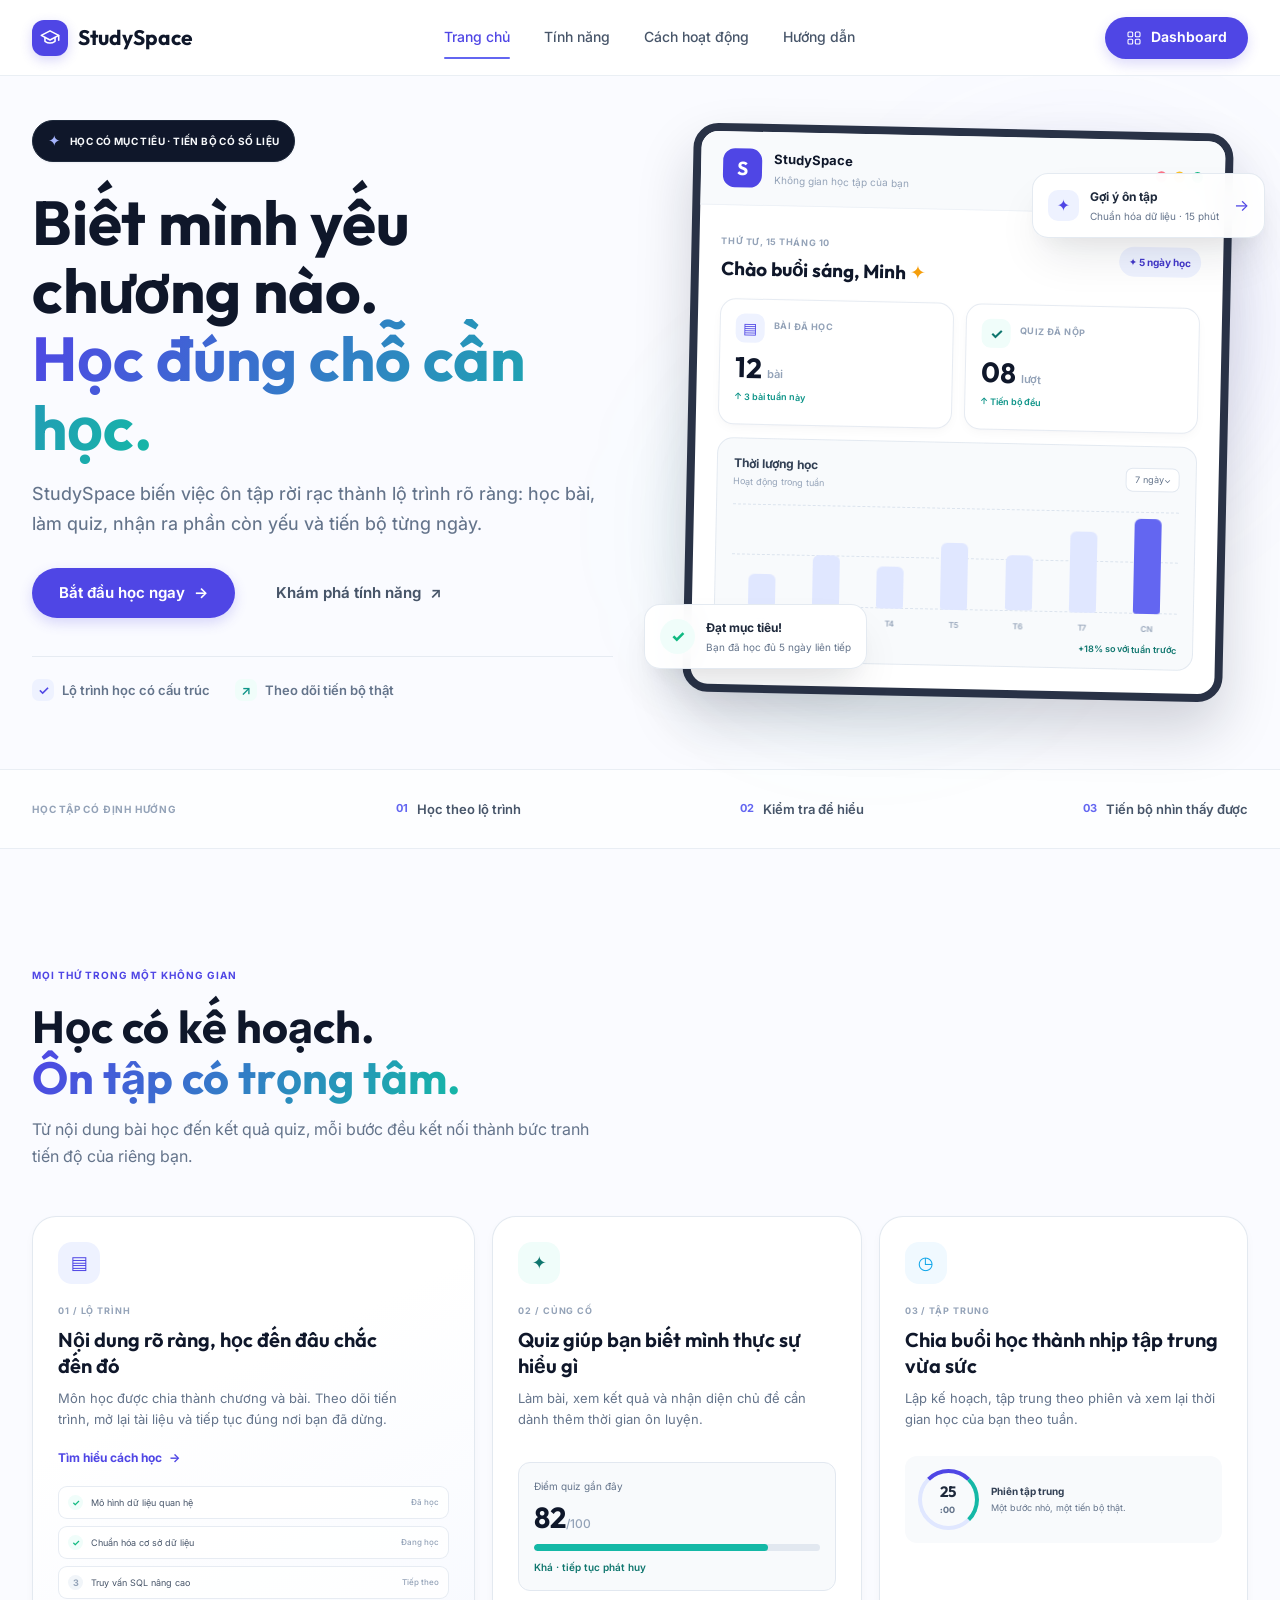
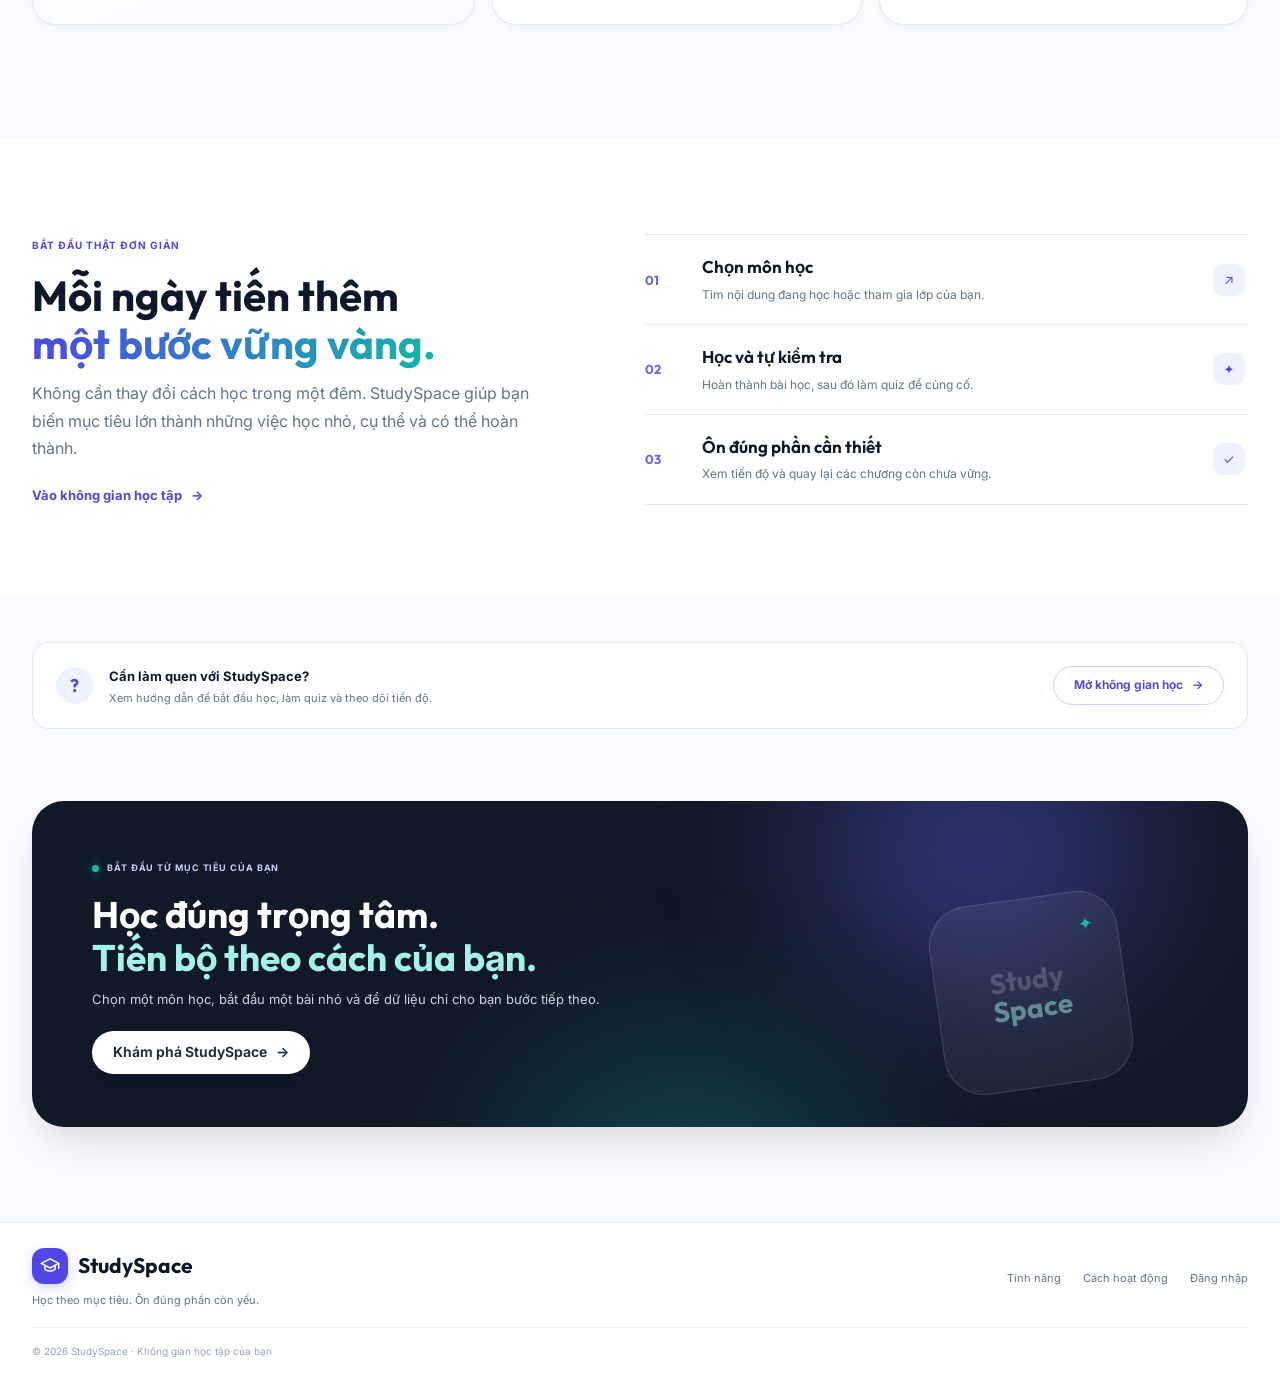
<file: backend/src/main/resources/static/index.html>
<!doctype html>
<html lang="vi">
<head>
  <meta charset="utf-8">
  <meta name="viewport" content="width=device-width, initial-scale=1">
  <meta name="theme-color" content="#ffffff">
  <meta name="description" content="StudySpace giúp sinh viên học có mục tiêu, biết chương nào cần ôn và theo dõi tiến độ rõ ràng.">
  <title>StudySpace · Học đúng chỗ cần học</title>
  <link rel="preconnect" href="https://fonts.googleapis.com">
  <link rel="preconnect" href="https://fonts.gstatic.com" crossorigin>
  <link href="https://fonts.googleapis.com/css2?family=Inter:wght@300;400;500;600;700&family=Outfit:wght@300;400;500;600;700;800&display=swap" rel="stylesheet">
  <link rel="stylesheet" href="landing.css">
  <script defer src="landing.js?v=home-routing-2"></script>
</head>
<body>
  <header class="topbar">
    <a class="brand" href="#home" aria-label="StudySpace - Trang chủ">
      <span class="brand-mark" aria-hidden="true">
        <svg viewBox="0 0 24 24" fill="none"><path d="m2.5 9.2 9.5-5 9.5 5-9.5 5-9.5-5Z"/><path d="M6.5 11.4v4.2c3.4 2.4 7.6 2.4 11 0v-4.2M21.5 9.3v5.1"/></svg>
      </span>
      <span>StudySpace</span>
    </a>
    <nav class="main-nav" aria-label="Điều hướng chính">
      <a class="active" href="#home">Trang chủ</a>
      <a href="#features">Tính năng</a>
      <a href="#how-it-works">Cách hoạt động</a>
      <a href="#guide">Hướng dẫn</a>
    </nav>
    <details class="mobile-menu">
      <summary aria-label="Mở điều hướng"><svg viewBox="0 0 24 24" aria-hidden="true"><path d="M4 7h16M4 12h16M4 17h16"/></svg></summary>
      <nav class="mobile-menu-panel" aria-label="Điều hướng di động">
        <a href="#home">Trang chủ</a><a href="#features">Tính năng</a><a href="#how-it-works">Cách hoạt động</a><a href="#guide">Hướng dẫn</a><a href="/login.html">Đăng nhập</a>
      </nav>
    </details>
    <a class="button button-primary nav-cta" href="/login.html">
      <svg viewBox="0 0 24 24" aria-hidden="true"><rect x="3" y="3" width="7" height="7" rx="1.5"/><rect x="14" y="3" width="7" height="7" rx="1.5"/><rect x="3" y="14" width="7" height="7" rx="1.5"/><rect x="14" y="14" width="7" height="7" rx="1.5"/></svg>
      Dashboard
    </a>
  </header>

  <main>
    <section class="hero section-wrap" id="home">
      <div class="hero-copy">
        <div class="eyebrow"><span class="sparkle" aria-hidden="true">✦</span> HỌC CÓ MỤC TIÊU · TIẾN BỘ CÓ SỐ LIỆU</div>
        <h1>Biết mình yếu chương nào.<br><span class="text-gradient">Học đúng chỗ cần học.</span></h1>
        <p class="hero-description">StudySpace biến việc ôn tập rời rạc thành lộ trình rõ ràng: học bài, làm quiz, nhận ra phần còn yếu và tiến bộ từng ngày.</p>
        <div class="hero-actions">
          <a class="button button-primary button-large" href="/login.html">Bắt đầu học ngay <span aria-hidden="true">→</span></a>
          <a class="button button-quiet button-large" href="#features">Khám phá tính năng <span aria-hidden="true">↗</span></a>
        </div>
        <div class="trust-row" aria-label="Điểm nổi bật">
          <span><i class="trust-icon trust-purple" aria-hidden="true">✓</i> Lộ trình học có cấu trúc</span>
          <span><i class="trust-icon trust-teal" aria-hidden="true">↗</i> Theo dõi tiến bộ thật</span>
        </div>
      </div>

      <div class="hero-visual" aria-label="Bản xem trước bảng tiến độ học tập">
        <div class="visual-glow visual-glow-a"></div>
        <div class="visual-glow visual-glow-b"></div>
        <div class="dashboard-preview">
          <div class="preview-topbar">
            <div class="preview-brand"><span class="preview-logo">S</span><span><b>StudySpace</b><small>Không gian học tập của bạn</small></span></div>
            <div class="window-dots" aria-hidden="true"><i></i><i></i><i></i></div>
          </div>
          <div class="preview-content">
            <div class="preview-heading"><div><small>THỨ TƯ, 15 THÁNG 10</small><h2>Chào buổi sáng, Minh <span>✦</span></h2></div><span class="streak-chip">✦ 5 ngày học</span></div>
            <div class="metric-grid">
              <article class="metric-card"><span class="metric-icon icon-indigo">▤</span><small>BÀI ĐÃ HỌC</small><strong>12 <em>bài</em></strong><span class="metric-note">↑ 3 bài tuần này</span></article>
              <article class="metric-card"><span class="metric-icon icon-teal">✓</span><small>QUIZ ĐÃ NỘP</small><strong>08 <em>lượt</em></strong><span class="metric-note">↑ Tiến bộ đều</span></article>
            </div>
            <div class="chart-card">
              <div class="chart-title"><span><b>Thời lượng học</b><small>Hoạt động trong tuần</small></span><span class="chart-range">7 ngày⌄</span></div>
              <div class="chart-area" role="img" aria-label="Biểu đồ cột thời lượng học trong tuần">
                <div class="chart-grid"><i></i><i></i><i></i></div>
                <div class="bar-set"><span style="--bar:32%"><i></i><small>T2</small></span><span style="--bar:52%"><i></i><small>T3</small></span><span style="--bar:42%"><i></i><small>T4</small></span><span style="--bar:68%"><i></i><small>T5</small></span><span style="--bar:56%"><i></i><small>T6</small></span><span style="--bar:82%"><i></i><small>T7</small></span><span class="bar-current" style="--bar:96%"><i></i><small>CN</small></span></div>
              </div>
              <div class="chart-legend"><span><i></i> Thời gian học</span><b>+18% so với tuần trước</b></div>
            </div>
          </div>
        </div>
        <div class="goal-float"><span class="goal-check" aria-hidden="true">✓</span><span><b>Đạt mục tiêu!</b><small>Bạn đã học đủ 5 ngày liên tiếp</small></span></div>
        <div class="ai-float"><span class="ai-spark" aria-hidden="true">✦</span><span><b>Gợi ý ôn tập</b><small>Chuẩn hóa dữ liệu · 15 phút</small></span><span class="ai-arrow" aria-hidden="true">→</span></div>
      </div>
    </section>

    <section class="proof-band" aria-label="Các nguyên tắc của StudySpace">
      <div class="section-wrap proof-inner"><span class="proof-label">HỌC TẬP CÓ ĐỊNH HƯỚNG</span><span><i>01</i> Học theo lộ trình</span><span><i>02</i> Kiểm tra để hiểu</span><span><i>03</i> Tiến bộ nhìn thấy được</span></div>
    </section>

    <section class="features section-wrap" id="features">
      <div class="section-heading"><span class="section-kicker">MỌI THỨ TRONG MỘT KHÔNG GIAN</span><h2>Học có kế hoạch.<br><span class="text-gradient">Ôn tập có trọng tâm.</span></h2><p>Từ nội dung bài học đến kết quả quiz, mỗi bước đều kết nối thành bức tranh tiến độ của riêng bạn.</p></div>
      <div class="feature-grid">
        <article class="feature-card feature-main"><span class="feature-icon feature-icon-indigo" aria-hidden="true">▤</span><span class="feature-index">01 / LỘ TRÌNH</span><h3>Nội dung rõ ràng, học đến đâu chắc đến đó</h3><p>Môn học được chia thành chương và bài. Theo dõi tiến trình, mở lại tài liệu và tiếp tục đúng nơi bạn đã dừng.</p><a href="#how-it-works">Tìm hiểu cách học <span aria-hidden="true">→</span></a><div class="mini-lessons" aria-hidden="true"><span><i>✓</i> Mô hình dữ liệu quan hệ <b>Đã học</b></span><span><i>✓</i> Chuẩn hóa cơ sở dữ liệu <b>Đang học</b></span><span><i>3</i> Truy vấn SQL nâng cao <b>Tiếp theo</b></span></div></article>
        <article class="feature-card"><span class="feature-icon feature-icon-teal" aria-hidden="true">✦</span><span class="feature-index">02 / CỦNG CỐ</span><h3>Quiz giúp bạn biết mình thực sự hiểu gì</h3><p>Làm bài, xem kết quả và nhận diện chủ đề cần dành thêm thời gian ôn luyện.</p><div class="score-preview"><span>Điểm quiz gần đây</span><strong>82<small>/100</small></strong><div><i style="width:82%"></i></div><b>Khá · tiếp tục phát huy</b></div></article>
        <article class="feature-card"><span class="feature-icon feature-icon-blue" aria-hidden="true">◷</span><span class="feature-index">03 / TẬP TRUNG</span><h3>Chia buổi học thành nhịp tập trung vừa sức</h3><p>Lập kế hoạch, tập trung theo phiên và xem lại thời gian học của bạn theo tuần.</p><div class="focus-preview"><div class="focus-ring"><span>25<small>:00</small></span></div><span><b>Phiên tập trung</b><small>Một bước nhỏ, một tiến bộ thật.</small></span></div></article>
      </div>
    </section>

    <section class="how-section" id="how-it-works">
      <div class="section-wrap how-inner">
        <div class="how-copy"><span class="section-kicker">BẮT ĐẦU THẬT ĐƠN GIẢN</span><h2>Mỗi ngày tiến thêm<br><span class="text-gradient">một bước vững vàng.</span></h2><p>Không cần thay đổi cách học trong một đêm. StudySpace giúp bạn biến mục tiêu lớn thành những việc học nhỏ, cụ thể và có thể hoàn thành.</p><a class="text-link" href="/login.html">Vào không gian học tập <span aria-hidden="true">→</span></a></div>
        <ol class="steps-list"><li><span>01</span><div><b>Chọn môn học</b><p>Tìm nội dung đang học hoặc tham gia lớp của bạn.</p></div><i aria-hidden="true">↗</i></li><li><span>02</span><div><b>Học và tự kiểm tra</b><p>Hoàn thành bài học, sau đó làm quiz để củng cố.</p></div><i aria-hidden="true">✦</i></li><li><span>03</span><div><b>Ôn đúng phần cần thiết</b><p>Xem tiến độ và quay lại các chương còn chưa vững.</p></div><i aria-hidden="true">✓</i></li></ol>
      </div>
    </section>

    <section class="guide-strip section-wrap" id="guide"><span class="guide-symbol" aria-hidden="true">?</span><div><b>Cần làm quen với StudySpace?</b><p>Xem hướng dẫn để bắt đầu học, làm quiz và theo dõi tiến độ.</p></div><a class="button button-outline" href="/login.html">Mở không gian học <span aria-hidden="true">→</span></a></section>

    <section class="closing-wrap section-wrap"><div class="closing-cta"><div class="closing-glow closing-glow-one"></div><div class="closing-glow closing-glow-two"></div><div class="closing-content"><span class="closing-badge"><i></i> BẮT ĐẦU TỪ MỤC TIÊU CỦA BẠN</span><h2>Học đúng trọng tâm.<br><span>Tiến bộ theo cách của bạn.</span></h2><p>Chọn một môn học, bắt đầu một bài nhỏ và để dữ liệu chỉ cho bạn bước tiếp theo.</p><a class="button button-light" href="/login.html">Khám phá StudySpace <span aria-hidden="true">→</span></a></div><div class="closing-mark" aria-hidden="true"><span>Study</span><b>Space</b><i>✦</i></div></div></section>
  </main>

  <footer class="site-footer"><div class="section-wrap footer-inner"><a class="brand" href="#home"><span class="brand-mark" aria-hidden="true"><svg viewBox="0 0 24 24" fill="none"><path d="m2.5 9.2 9.5-5 9.5 5-9.5 5-9.5-5Z"/><path d="M6.5 11.4v4.2c3.4 2.4 7.6 2.4 11 0v-4.2M21.5 9.3v5.1"/></svg></span><span>StudySpace</span></a><p>Học theo mục tiêu. Ôn đúng phần còn yếu.</p><div class="footer-links"><a href="#features">Tính năng</a><a href="#how-it-works">Cách hoạt động</a><a href="/login.html">Đăng nhập</a></div><small>© 2026 StudySpace · Không gian học tập của bạn</small></div></footer>
</body>
</html>
</file>
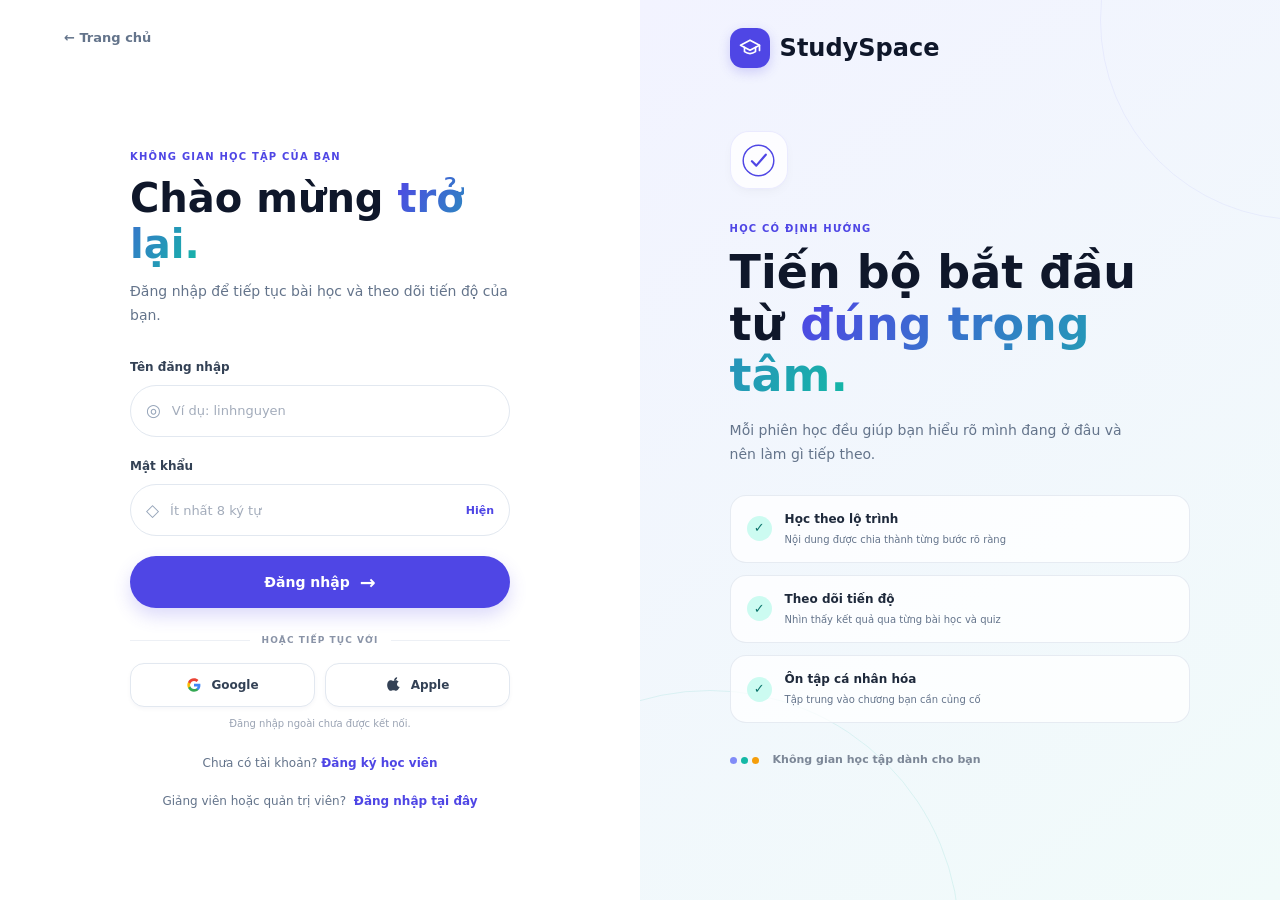
<file: backend/src/main/resources/static/login.html>
<!doctype html>
<html lang="vi">
<head>
<meta charset="utf-8"><meta name="viewport" content="width=device-width,initial-scale=1">
<meta name="theme-color" content="#fafbff"><title>Đăng nhập · StudySpace</title>
<link rel="stylesheet" href="landing.css"><link rel="stylesheet" href="login.css?v=2">
<script defer src="login.js?v=3"></script>
</head>
<body class="account-page">
<header class="account-topbar"><a class="brand" href="/"><span class="brand-mark" aria-hidden="true"><svg viewBox="0 0 24 24" fill="none"><path d="m2.5 9.2 9.5-5 9.5 5-9.5 5-9.5-5Z"/><path d="M6.5 11.4v4.2c3.4 2.4 7.6 2.4 11 0v-4.2M21.5 9.3v5.1"/></svg></span><span>StudySpace</span></a><a class="back-link" href="/">← Trang chủ</a></header>
<main class="account-layout">
  <section class="account-form-panel" aria-labelledby="form-title">
    <div class="form-inner">
      <a class="brand form-brand" href="/" aria-label="StudySpace"><span class="brand-mark" aria-hidden="true"><svg viewBox="0 0 24 24" fill="none"><path d="m2.5 9.2 9.5-5 9.5 5-9.5 5-9.5-5Z"/><path d="M6.5 11.4v4.2c3.4 2.4 7.6 2.4 11 0v-4.2M21.5 9.3v5.1"/></svg></span></a>
      <p class="form-kicker">KHÔNG GIAN HỌC TẬP CỦA BẠN</p><h1 id="form-title">Chào mừng <span class="text-gradient">trở lại.</span></h1>
      <p class="form-intro" id="form-intro">Đăng nhập để tiếp tục bài học và theo dõi tiến độ của bạn.</p>
      <form id="account-form" method="post" action="/login.html" novalidate>
        <label for="username">Tên đăng nhập</label><div class="input-wrap"><span aria-hidden="true">◎</span><input id="username" name="username" autocomplete="username" required minlength="3" maxlength="80" placeholder="Ví dụ: linhnguyen"></div>
        <label for="password">Mật khẩu</label><div class="input-wrap"><span aria-hidden="true">◇</span><input id="password" name="password" type="password" autocomplete="current-password" required minlength="8" maxlength="72" placeholder="Ít nhất 8 ký tự"><button class="password-toggle" id="password-toggle" type="button" aria-label="Hiện mật khẩu">Hiện</button></div>
        <p id="form-error" class="form-error" role="alert" hidden></p>
        <button class="submit-button" id="submit-button" type="submit"><span class="submit-label">Đăng nhập</span><span class="spinner" aria-hidden="true"></span><span class="submit-arrow" aria-hidden="true">→</span></button>
      </form>
      <section class="social-login" id="social-login" aria-label="Tùy chọn đăng nhập minh họa">
        <div class="social-divider"><span>HOẶC TIẾP TỤC VỚI</span></div>
        <div class="social-options">
          <button class="social-button" type="button" disabled title="Đăng nhập Google chưa được tích hợp" aria-label="Google, chưa tích hợp"><svg viewBox="0 0 24 24" aria-hidden="true"><path fill="#4285F4" d="M21.6 12.23c0-.72-.06-1.41-.18-2.08H12v3.94h5.38a4.6 4.6 0 0 1-2 3.02v2.52h3.24c1.9-1.75 2.98-4.33 2.98-7.4Z"/><path fill="#34A853" d="M12 22c2.7 0 4.97-.9 6.62-2.37l-3.24-2.52c-.9.6-2.04.96-3.38.96-2.6 0-4.8-1.76-5.59-4.12H3.06v2.6A10 10 0 0 0 12 22Z"/><path fill="#FBBC05" d="M6.41 13.95A6.01 6.01 0 0 1 6.1 12c0-.68.12-1.34.31-1.95v-2.6H3.06A10 10 0 0 0 2 12c0 1.62.39 3.15 1.06 4.55l3.35-2.6Z"/><path fill="#EA4335" d="M12 5.93c1.47 0 2.79.5 3.83 1.52l2.87-2.87C16.96 2.98 14.7 2 12 2a10 10 0 0 0-8.94 5.45l3.35 2.6C7.2 7.69 9.4 5.93 12 5.93Z"/></svg><span>Google</span></button>
          <button class="social-button" type="button" disabled title="Đăng nhập Apple chưa được tích hợp" aria-label="Apple, chưa tích hợp"><svg viewBox="0 0 24 24" aria-hidden="true"><path fill="currentColor" d="M16.4 1.5c.1 1.3-.5 2.6-1.3 3.5-.9 1-2.4 1.8-3.7 1.7-.2-1.3.5-2.7 1.3-3.6 1-1.1 2.6-1.8 3.7-1.6ZM20.8 17c-.6 1.4-.9 2-1.7 3.3-1.1 1.7-2.6 3.8-4.5 3.8-1.7 0-2.2-1.1-4.4-1.1-2.3 0-2.8 1.1-4.5 1.1-1.9 0-3.4-1.9-4.5-3.6C-1.8 15 .2 6.9 5.2 6.6c1.8-.1 3.2 1.2 4.5 1.2 1.3 0 2.1-1.2 4.4-1.2 1.8 0 3.7 1 4.8 2.6-4.2 2.3-3.5 8.3 1.9 8.8Z" transform="translate(2 -1) scale(.9)"/></svg><span>Apple</span></button>
        </div>
        <p>Đăng nhập ngoài chưa được kết nối.</p>
      </section>
      <p class="switch-mode"><span id="switch-copy">Chưa có tài khoản?</span> <button type="button" id="switch-mode">Đăng ký học viên</button></p>
      <p class="staff-link" id="staff-link"><span>Giảng viên hoặc quản trị viên?</span> <a href="/login.html?staff=1">Đăng nhập tại đây</a></p>
      <section class="success-panel" id="success-panel" hidden aria-live="polite"><span class="success-mark">✓</span><h2>Đăng nhập thành công</h2><p>Bạn có thể tiếp tục học tập trên ứng dụng StudySpace. Dữ liệu học tập được lưu theo tài khoản này.</p><button id="return-home" type="button" class="secondary-button">Về trang chủ</button></section>
    </div>
  </section>
  <aside class="account-aside">
    <a class="brand aside-brand" href="/" aria-label="StudySpace - Trang chủ"><span class="brand-mark" aria-hidden="true"><svg viewBox="0 0 24 24" fill="none"><path d="m2.5 9.2 9.5-5 9.5 5-9.5 5-9.5-5Z"/><path d="M6.5 11.4v4.2c3.4 2.4 7.6 2.4 11 0v-4.2M21.5 9.3v5.1"/></svg></span><span>StudySpace</span></a>
    <div class="aside-orbit orbit-one"></div><div class="aside-orbit orbit-two"></div>
    <div class="aside-content">
      <span class="aside-symbol" aria-hidden="true"><svg viewBox="0 0 48 48" fill="none"><circle cx="24" cy="24" r="21" stroke="currentColor" stroke-width="2"/><path d="m15 25 6 6 13-15" stroke="currentColor" stroke-width="3" stroke-linecap="round" stroke-linejoin="round"/></svg></span>
      <p class="aside-kicker">HỌC CÓ ĐỊNH HƯỚNG</p><h2>Tiến bộ bắt đầu<br>từ <span class="text-gradient">đúng trọng tâm.</span></h2><p class="aside-description">Mỗi phiên học đều giúp bạn hiểu rõ mình đang ở đâu và nên làm gì tiếp theo.</p>
      <div class="benefit-list"><article><span>✓</span><div><b>Học theo lộ trình</b><small>Nội dung được chia thành từng bước rõ ràng</small></div></article><article><span>✓</span><div><b>Theo dõi tiến độ</b><small>Nhìn thấy kết quả qua từng bài học và quiz</small></div></article><article><span>✓</span><div><b>Ôn tập cá nhân hóa</b><small>Tập trung vào chương bạn cần củng cố</small></div></article></div>
      <div class="aside-foot"><span class="foot-dots"><i></i><i></i><i></i></span>Không gian học tập dành cho bạn</div>
    </div>
  </aside>
</main>
<div class="toast" id="toast" role="status" aria-live="polite"></div>
</body></html>
</file>
<file: backend/src/main/resources/static/landing.css>
:root {
  --ss-primary-50: #eef2ff;
  --ss-primary-100: #e0e7ff;
  --ss-primary-200: #c7d2fe;
  --ss-primary-300: #a5b4fc;
  --ss-primary-400: #818cf8;
  --ss-primary-500: #6366f1;
  --ss-primary: #4f46e5;
  --ss-primary-600: #4f46e5;
  --ss-primary-700: #4338ca;
  --ss-primary-800: #3730a3;
  --ss-primary-900: #312e81;
  --ss-accent-50: #f0fdfa;
  --ss-accent-100: #ccfbf1;
  --ss-accent-200: #99f6e4;
  --ss-accent: #14b8a6;
  --ss-accent-600: #0d9488;
  --ss-accent-700: #0f766e;
  --ss-success: #10b981;
  --ss-warning: #f59e0b;
  --ss-error: #ef4444;
  --ss-info: #0ea5e9;
  --ss-background: #f8fafc;
  --ss-background-root: #fafbff;
  --ss-foreground: #0f172a;
  --ss-muted: #f1f5f9;
  --ss-muted-foreground: #64748b;
  --ss-border: #e2e8f0;
  --ss-border-hover: #cbd5e1;
  --ss-font-sans: 'Inter', system-ui, -apple-system, BlinkMacSystemFont, 'Segoe UI', Roboto, 'Helvetica Neue', Arial, sans-serif;
  --ss-font-display: 'Outfit', 'Inter', system-ui, -apple-system, sans-serif;
  --ss-radius-sm: 8px;
  --ss-radius-md: 12px;
  --ss-radius-lg: 16px;
  --ss-radius-xl: 24px;
  --ss-radius-2xl: 32px;
  --ss-radius-full: 999px;
  --ss-shadow-xs: 0 1px 2px rgba(15, 23, 42, 0.05);
  --ss-shadow-sm: 0 4px 12px -2px rgba(15, 23, 42, 0.04), 0 2px 4px -2px rgba(15, 23, 42, 0.02);
  --ss-shadow-md: 0 12px 28px -6px rgba(15, 23, 42, 0.08), 0 8px 12px -4px rgba(15, 23, 42, 0.04);
  --ss-shadow-lg: 0 24px 48px -12px rgba(15, 23, 42, 0.12), 0 12px 24px -8px rgba(15, 23, 42, 0.06);
  --ss-shadow-float: 0 20px 40px -8px rgba(99, 102, 241, 0.15), 0 10px 20px -4px rgba(99, 102, 241, 0.1);
  --ss-shadow-glow: 0 0 20px 0 rgba(99, 102, 241, 0.3);
  --ss-space-unit: 4px;
}

* { box-sizing: border-box; }
html { scroll-behavior: smooth; scroll-padding-top: 94px; }
body { margin: 0; min-width: 320px; overflow-x: hidden; color: #1e293b; background: var(--ss-background-root); font: 400 16px/1.6 var(--ss-font-sans); -webkit-font-smoothing: antialiased; }
a { color: inherit; text-decoration: none; }
button, a { -webkit-tap-highlight-color: transparent; }
button:focus-visible, a:focus-visible { outline: 3px solid rgba(99, 102, 241, .4); outline-offset: 3px; }
.section-wrap { width: min(1216px, calc(100% - 64px)); margin-inline: auto; }

.topbar { position: sticky; z-index: 10; top: 0; display: flex; align-items: center; justify-content: space-between; height: 76px; padding: 0 max(32px, calc((100vw - 1216px) / 2)); border-bottom: 1px solid rgba(226, 232, 240, .7); background: rgba(255, 255, 255, .9); backdrop-filter: blur(18px); }
.brand { display: inline-flex; align-items: center; gap: 10px; color: var(--ss-foreground); font: 700 21px/1 var(--ss-font-display); white-space: nowrap; }
.brand-mark { display: grid; width: 36px; height: 36px; place-items: center; border-radius: 12px; color: #fff; background: var(--ss-primary); box-shadow: 0 4px 12px rgba(79, 70, 229, .22); }
.brand-mark svg { width: 22px; stroke: currentColor; stroke-linecap: round; stroke-linejoin: round; stroke-width: 1.7; }
.main-nav { display: flex; align-items: center; gap: 34px; height: 100%; }
.main-nav a { position: relative; display: inline-flex; height: 100%; align-items: center; color: #475569; font-size: 14px; font-weight: 500; transition: color .2s ease; }
.main-nav a:hover, .main-nav a.active { color: var(--ss-primary); }
.main-nav a.active::after { position: absolute; right: 0; bottom: 16px; left: 0; height: 2px; border-radius: 2px; background: var(--ss-primary-500); content: ''; }
.mobile-menu { display: none; }
.button { display: inline-flex; min-height: 42px; align-items: center; justify-content: center; gap: 9px; padding: 0 20px; border: 1px solid transparent; border-radius: var(--ss-radius-full); font-size: 14px; font-weight: 650; line-height: 1.2; transition: transform .22s ease, box-shadow .22s ease, background-color .22s ease, border-color .22s ease; }
.button:hover { transform: translateY(-2px); }
.button-primary { color: #fff; background: var(--ss-primary); box-shadow: 0 5px 13px rgba(79, 70, 229, .2); }
.button-primary:hover { background: var(--ss-primary-700); box-shadow: var(--ss-shadow-float); }
.button-primary svg { width: 16px; height: 16px; fill: none; stroke: currentColor; stroke-width: 1.6; }
.button-large { min-height: 50px; padding-inline: 26px; font-size: 15px; }
.button-quiet { color: #475569; }
.button-quiet:hover { color: var(--ss-primary); background: var(--ss-primary-50); }
.button-outline { color: var(--ss-primary); border-color: var(--ss-primary-200); background: #fff; }
.button-outline:hover { border-color: var(--ss-primary-400); background: var(--ss-primary-50); }

.hero { position: relative; display: grid; min-height: 674px; grid-template-columns: 1fr 1fr; align-items: center; gap: 54px; padding-top: 44px; padding-bottom: 64px; }
.hero-copy { position: relative; z-index: 1; padding-bottom: 4px; }
.eyebrow { display: inline-flex; align-items: center; gap: 9px; padding: 8px 15px; border: 1px solid #1e293b; border-radius: var(--ss-radius-full); color: #f8fafc; background: #0f172a; box-shadow: var(--ss-shadow-xs); font-size: 10px; font-weight: 700; letter-spacing: .04em; }
.sparkle { color: var(--ss-primary-300); font-size: 15px; }
.hero h1 { margin: 26px 0 18px; color: var(--ss-foreground); font: 700 62px/1.1 var(--ss-font-display); letter-spacing: 0; }
.text-gradient { color: var(--ss-primary); background: linear-gradient(120deg, var(--ss-primary-600, #4f46e5) 0%, var(--ss-accent) 100%); background-clip: text; -webkit-text-fill-color: transparent; }
.hero-description { max-width: 570px; margin: 0; color: var(--ss-muted-foreground); font-size: 18px; font-weight: 450; line-height: 1.7; }
.hero-actions { display: flex; align-items: center; gap: 14px; margin-top: 28px; }
.trust-row { display: flex; flex-wrap: wrap; gap: 25px; margin-top: 38px; padding-top: 22px; border-top: 1px solid rgba(226, 232, 240, .85); color: #64748b; font-size: 13px; font-weight: 600; }
.trust-row span { display: inline-flex; align-items: center; gap: 8px; }
.trust-icon { display: grid; width: 22px; height: 22px; place-items: center; border-radius: 7px; font-size: 13px; font-style: normal; }
.trust-purple { color: var(--ss-primary); background: var(--ss-primary-50); }
.trust-teal { color: var(--ss-accent-600); background: var(--ss-accent-50); }

.hero-visual { position: relative; display: flex; min-height: 512px; align-items: center; justify-content: center; isolation: isolate; }
.visual-glow { position: absolute; z-index: -1; border-radius: 50%; filter: blur(72px); pointer-events: none; }
.visual-glow-a { top: 9%; right: 3%; width: 300px; height: 300px; background: rgba(99, 102, 241, .15); }
.visual-glow-b { bottom: 4%; left: 8%; width: 310px; height: 290px; background: rgba(20, 184, 166, .13); }
.dashboard-preview { position: relative; width: min(100%, 540px); overflow: hidden; transform: rotate(1.2deg); border: 8px solid #293246; border-radius: 25px; background: #fff; box-shadow: 0 28px 55px rgba(15, 23, 42, .18); transition: transform .45s cubic-bezier(.16, 1, .3, 1); }
.dashboard-preview:hover { transform: rotate(0) translateY(-3px); }
.preview-topbar { display: flex; height: 74px; align-items: center; justify-content: space-between; padding: 0 22px; border-bottom: 1px solid #eef2f7; background: #f8fafc; }
.preview-brand { display: flex; align-items: center; gap: 12px; }
.preview-logo { display: grid; width: 39px; height: 39px; place-items: center; border-radius: 12px; color: #fff; background: var(--ss-primary); font: 700 19px var(--ss-font-display); }
.preview-brand b, .preview-brand small { display: block; }
.preview-brand b { color: #0f172a; font-size: 13px; }
.preview-brand small { margin-top: 2px; color: #94a3b8; font-size: 10px; }
.window-dots { display: flex; gap: 7px; }
.window-dots i { width: 11px; height: 11px; border-radius: 50%; background: #fb7185; }
.window-dots i:nth-child(2) { background: #fbbf24; }
.window-dots i:nth-child(3) { background: var(--ss-success); }
.preview-content { padding: 21px 22px 23px; }
.preview-heading { display: flex; align-items: center; justify-content: space-between; margin-bottom: 18px; }
.preview-heading small { color: #94a3b8; font-size: 9px; font-weight: 700; letter-spacing: .06em; }
.preview-heading h2 { margin: 4px 0 0; color: var(--ss-foreground); font: 700 19px/1.3 var(--ss-font-display); letter-spacing: 0; }
.preview-heading h2 span { color: var(--ss-warning); }
.streak-chip { padding: 7px 10px; border-radius: var(--ss-radius-full); color: var(--ss-primary-700); background: var(--ss-primary-50); font-size: 10px; font-weight: 700; white-space: nowrap; }
.metric-grid { display: grid; grid-template-columns: 1fr 1fr; gap: 12px; margin-bottom: 13px; }
.metric-card { position: relative; min-height: 126px; padding: 14px 15px; border: 1px solid rgba(226, 232, 240, .85); border-radius: var(--ss-radius-lg); background: #fff; box-shadow: var(--ss-shadow-sm); }
.metric-icon { display: grid; width: 29px; height: 29px; place-items: center; margin-bottom: 10px; border-radius: 9px; font-size: 15px; font-weight: 700; }
.icon-indigo { color: var(--ss-primary); background: var(--ss-primary-50); }
.icon-teal { color: var(--ss-accent-700); background: var(--ss-accent-50); }
.metric-card > small { position: absolute; top: 19px; left: 53px; color: #94a3b8; font-size: 9px; font-weight: 700; letter-spacing: .05em; }
.metric-card strong { display: block; color: var(--ss-foreground); font: 700 28px/1.05 var(--ss-font-display); }
.metric-card em { color: #94a3b8; font: 600 11px var(--ss-font-sans); font-style: normal; }
.metric-note { display: block; margin-top: 7px; color: var(--ss-accent-600); font-size: 9px; font-weight: 600; }
.chart-card { padding: 15px 16px 12px; border: 1px solid rgba(226, 232, 240, .9); border-radius: var(--ss-radius-lg); background: #f8fafc; }
.chart-title { display: flex; align-items: center; justify-content: space-between; }
.chart-title b, .chart-title small { display: block; }
.chart-title b { color: #334155; font-size: 12px; }
.chart-title small { margin-top: 2px; color: #94a3b8; font-size: 9px; }
.chart-range { padding: 4px 8px; border: 1px solid var(--ss-border); border-radius: 7px; color: #64748b; background: #fff; font-size: 9px; }
.chart-area { position: relative; height: 124px; margin-top: 14px; }
.chart-grid { position: absolute; inset: 0 0 22px; display: flex; flex-direction: column; justify-content: space-between; }
.chart-grid i { display: block; border-top: 1px dashed #dce4ee; }
.bar-set { position: absolute; inset: 3px 4px 0; display: flex; align-items: stretch; justify-content: space-between; gap: 12px; }
.bar-set span { position: relative; display: flex; flex: 1; align-items: flex-end; justify-content: center; padding-bottom: 22px; }
.bar-set span > i { width: min(27px, 76%); height: var(--bar); border-radius: 6px 6px 3px 3px; background: var(--ss-primary-100); animation: bar-rise .8s cubic-bezier(.16, 1, .3, 1) both; transform-origin: bottom; }
.bar-set span.bar-current > i { background: var(--ss-primary-500); }
.bar-set span small { position: absolute; bottom: 0; color: #94a3b8; font-size: 8px; font-weight: 600; }
.chart-legend { display: flex; align-items: center; justify-content: space-between; margin-top: 7px; color: #64748b; font-size: 9px; }
.chart-legend span { display: flex; align-items: center; gap: 6px; }
.chart-legend i { width: 8px; height: 8px; border-radius: 3px; background: var(--ss-primary-300); }
.chart-legend b { color: var(--ss-accent-700); font-weight: 600; }
.goal-float, .ai-float { position: absolute; display: flex; align-items: center; gap: 11px; padding: 13px 15px; border: 1px solid rgba(226, 232, 240, .9); border-radius: var(--ss-radius-lg); background: rgba(255, 255, 255, .95); box-shadow: var(--ss-shadow-lg); backdrop-filter: blur(14px); animation: float-y 4s ease-in-out infinite; }
.goal-float { bottom: 28px; left: -23px; }
.goal-check { display: grid; width: 35px; height: 35px; place-items: center; border-radius: 50%; color: var(--ss-success); background: var(--ss-accent-50); font-weight: 800; }
.goal-float b, .goal-float small, .ai-float b, .ai-float small { display: block; }
.goal-float b, .ai-float b { color: #1e293b; font-size: 12px; }
.goal-float small, .ai-float small { margin-top: 2px; color: #64748b; font-size: 10px; }
.ai-float { top: 45px; right: -17px; animation-delay: -2s; }
.ai-spark { display: grid; width: 31px; height: 31px; place-items: center; border-radius: 10px; color: var(--ss-primary); background: var(--ss-primary-50); }
.ai-arrow { margin-left: 4px; color: var(--ss-primary); }
@keyframes bar-rise { from { transform: scaleY(.15); opacity: .4; } to { transform: scaleY(1); opacity: 1; } }
@keyframes float-y { 0%, 100% { transform: translateY(0); } 50% { transform: translateY(-6px); } }

.proof-band { border-top: 1px solid rgba(226, 232, 240, .7); border-bottom: 1px solid rgba(226, 232, 240, .7); background: rgba(255, 255, 255, .72); }
.proof-inner { display: flex; min-height: 78px; align-items: center; justify-content: space-between; gap: 22px; color: #475569; font-size: 13px; font-weight: 600; }
.proof-label { color: #94a3b8; font-size: 10px; font-weight: 700; letter-spacing: .08em; }
.proof-inner span:not(.proof-label) { display: inline-flex; align-items: center; gap: 9px; }
.proof-inner i { color: var(--ss-primary-500); font-size: 11px; font-style: normal; font-weight: 700; }
.features { padding-top: 112px; padding-bottom: 116px; }
.section-heading { max-width: 670px; margin-bottom: 46px; }
.section-kicker { color: var(--ss-primary-600, #4f46e5); font-size: 10px; font-weight: 700; letter-spacing: .1em; }
.section-heading h2, .how-copy h2 { margin: 14px 0 12px; color: var(--ss-foreground); font: 700 45px/1.15 var(--ss-font-display); letter-spacing: 0; }
.section-heading p, .how-copy > p { max-width: 570px; margin: 0; color: var(--ss-muted-foreground); font-size: 16px; line-height: 1.7; }
.feature-grid { display: grid; grid-template-columns: 1.2fr 1fr 1fr; gap: 17px; }
.feature-card { position: relative; min-height: 372px; overflow: hidden; padding: 25px; border: 1px solid rgba(226, 232, 240, .95); border-radius: var(--ss-radius-xl); background: #fff; box-shadow: var(--ss-shadow-sm); transition: transform .3s ease, box-shadow .3s ease, border-color .3s ease; }
.feature-card:hover { transform: translateY(-4px); border-color: var(--ss-primary-200); box-shadow: var(--ss-shadow-md); }
.feature-main { background: linear-gradient(155deg, #fff 40%, #f8faff 100%); }
.feature-icon { display: grid; width: 42px; height: 42px; place-items: center; margin-bottom: 20px; border-radius: 14px; font-size: 18px; font-weight: 700; }
.feature-icon-indigo { color: var(--ss-primary); background: var(--ss-primary-50); }
.feature-icon-teal { color: var(--ss-accent-700); background: var(--ss-accent-50); }
.feature-icon-blue { color: var(--ss-info); background: #f0f9ff; }
.feature-index { display: block; margin-bottom: 8px; color: #94a3b8; font-size: 9px; font-weight: 700; letter-spacing: .1em; }
.feature-card h3 { max-width: 330px; margin: 0 0 9px; color: var(--ss-foreground); font: 650 20px/1.3 var(--ss-font-display); letter-spacing: 0; }
.feature-card p { max-width: 340px; margin: 0; color: var(--ss-muted-foreground); font-size: 13px; line-height: 1.65; }
.feature-card > a { display: inline-flex; gap: 7px; align-items: center; margin-top: 17px; color: var(--ss-primary); font-size: 12px; font-weight: 700; }
.mini-lessons { display: grid; gap: 7px; margin-top: 17px; }
.mini-lessons span { display: flex; align-items: center; gap: 8px; padding: 8px 9px; border: 1px solid rgba(226, 232, 240, .8); border-radius: 9px; background: rgba(255, 255, 255, .8); color: #475569; font-size: 9px; }
.mini-lessons span i { display: grid; width: 15px; height: 15px; place-items: center; border-radius: 50%; color: var(--ss-success); background: var(--ss-accent-50); font-size: 9px; font-style: normal; font-weight: 700; }
.mini-lessons span:nth-child(3) i { color: #94a3b8; background: #f1f5f9; }
.mini-lessons span b { margin-left: auto; color: #94a3b8; font-size: 8px; font-weight: 500; white-space: nowrap; }
.score-preview { margin-top: 31px; padding: 15px; border: 1px solid var(--ss-border); border-radius: var(--ss-radius-md); background: #f8fafc; }
.score-preview > span, .score-preview > b { display: block; color: #64748b; font-size: 10px; }
.score-preview strong { display: block; margin: 5px 0 8px; color: var(--ss-foreground); font: 700 29px var(--ss-font-display); }
.score-preview strong small { color: #94a3b8; font: 500 12px var(--ss-font-sans); }
.score-preview > div { height: 7px; overflow: hidden; border-radius: 8px; background: #e2e8f0; }
.score-preview > div i { display: block; height: 100%; border-radius: inherit; background: var(--ss-accent); }
.score-preview > b { margin-top: 8px; color: var(--ss-accent-700); font-weight: 600; }
.focus-preview { display: flex; align-items: center; gap: 12px; margin-top: 25px; padding: 13px; border-radius: var(--ss-radius-md); background: #f8fafc; }
.focus-ring { display: grid; width: 61px; height: 61px; flex: 0 0 auto; place-items: center; border: 4px solid var(--ss-primary-100); border-top-color: var(--ss-primary); border-right-color: var(--ss-accent); border-radius: 50%; color: #1e293b; font: 700 15px var(--ss-font-display); }
.focus-ring small { font: inherit; }
.focus-preview b, .focus-preview small { display: block; }
.focus-preview b { color: #334155; font-size: 10px; }
.focus-preview small { margin-top: 3px; color: #64748b; font-size: 9px; line-height: 1.4; }

.how-section { padding: 90px 0; background: #fff; }
.how-inner { display: grid; grid-template-columns: .92fr 1.08fr; align-items: center; gap: 100px; }
.how-copy h2 { margin-top: 15px; font-size: 42px; }
.how-copy > p { margin-bottom: 20px; }
.text-link { display: inline-flex; align-items: center; gap: 9px; color: var(--ss-primary); font-size: 13px; font-weight: 700; }
.steps-list { margin: 0; padding: 0; list-style: none; }
.steps-list li { display: grid; grid-template-columns: 40px 1fr 35px; align-items: center; gap: 17px; padding: 20px 0; border-bottom: 1px solid var(--ss-border); }
.steps-list li:first-child { border-top: 1px solid var(--ss-border); }
.steps-list li > span { color: var(--ss-primary-500); font: 700 13px var(--ss-font-display); }
.steps-list b { color: var(--ss-foreground); font: 650 17px var(--ss-font-display); }
.steps-list p { margin: 4px 0 0; color: var(--ss-muted-foreground); font-size: 12px; }
.steps-list li > i { display: grid; width: 32px; height: 32px; place-items: center; border-radius: 11px; color: var(--ss-primary); background: var(--ss-primary-50); font-size: 13px; font-style: normal; }
.guide-strip { display: flex; align-items: center; gap: 16px; margin-top: 44px; margin-bottom: 30px; padding: 20px 23px; border: 1px solid var(--ss-border); border-radius: var(--ss-radius-lg); background: #fff; }
.guide-symbol { display: grid; width: 37px; height: 37px; flex: 0 0 auto; place-items: center; border-radius: 50%; color: var(--ss-primary); background: var(--ss-primary-50); font: 700 18px var(--ss-font-display); }
.guide-strip > div { flex: 1; }
.guide-strip b { color: var(--ss-foreground); font-size: 13px; }
.guide-strip p { margin: 2px 0 0; color: var(--ss-muted-foreground); font-size: 11px; }
.guide-strip .button { min-height: 39px; font-size: 12px; }
.closing-wrap { padding-top: 42px; padding-bottom: 95px; }
.closing-cta { position: relative; min-height: 326px; overflow: hidden; display: flex; align-items: center; padding: 48px 60px; border-radius: var(--ss-radius-2xl); color: #fff; background: #111827; box-shadow: var(--ss-shadow-lg); isolation: isolate; }
.closing-glow { position: absolute; z-index: -1; border-radius: 50%; filter: blur(75px); pointer-events: none; }
.closing-glow-one { top: -100px; right: 8%; width: 340px; height: 300px; background: rgba(99, 102, 241, .35); }
.closing-glow-two { right: 31%; bottom: -190px; width: 370px; height: 280px; background: rgba(20, 184, 166, .24); }
.closing-content { max-width: 670px; }
.closing-badge { display: inline-flex; align-items: center; gap: 8px; color: #c7d2fe; font-size: 9px; font-weight: 700; letter-spacing: .1em; }
.closing-badge i { width: 7px; height: 7px; border-radius: 50%; background: var(--ss-accent); box-shadow: 0 0 12px rgba(20, 184, 166, .65); }
.closing-content h2 { margin: 15px 0 9px; color: #fff; font: 700 37px/1.16 var(--ss-font-display); letter-spacing: 0; }
.closing-content h2 span { color: #a5f3e8; }
.closing-content p { max-width: 510px; margin: 0 0 21px; color: #cbd5e1; font-size: 13px; }
.button-light { min-height: 43px; color: #1e293b; background: #fff; box-shadow: var(--ss-shadow-md); }
.button-light:hover { color: var(--ss-primary); background: #f8fafc; }
.closing-mark { position: absolute; right: 10%; bottom: 39px; display: grid; width: 190px; height: 190px; place-content: center; transform: rotate(-8deg); border: 1px solid rgba(255, 255, 255, .14); border-radius: 40px; background: rgba(255, 255, 255, .06); color: rgba(255, 255, 255, .18); font: 700 28px/1.05 var(--ss-font-display); }
.closing-mark b { color: rgba(165, 243, 232, .48); }
.closing-mark i { position: absolute; top: 24px; right: 23px; color: var(--ss-accent); font-size: 18px; font-style: normal; }
.site-footer { border-top: 1px solid var(--ss-border); background: #fff; }
.footer-inner { display: grid; min-height: 134px; grid-template-columns: 1fr auto; align-items: center; column-gap: 20px; padding-block: 25px; }
.footer-inner .brand { grid-column: 1; }
.footer-inner > p { margin: 8px 0 0; color: var(--ss-muted-foreground); font-size: 11px; }
.footer-links { display: flex; grid-column: 2; grid-row: 1 / span 2; gap: 22px; color: #64748b; font-size: 11px; }
.footer-links a:hover { color: var(--ss-primary); }
.footer-inner > small { grid-column: 1 / -1; margin-top: 18px; padding-top: 15px; border-top: 1px solid #f1f5f9; color: #94a3b8; font-size: 10px; }

@media (max-width: 1000px) {
  .topbar { padding-inline: 24px; }
  .main-nav { gap: 18px; }
  .hero { gap: 25px; }
  .hero h1 { font-size: 50px; }
  .hero-description { font-size: 16px; }
  .dashboard-preview { border-width: 6px; }
  .goal-float { left: -10px; }
  .ai-float { right: -7px; }
  .feature-grid { grid-template-columns: 1fr 1fr; }
  .feature-main { grid-row: span 2; }
  .how-inner { gap: 50px; }
}
@media (max-width: 700px) {
  html { scroll-padding-top: 70px; }
  .section-wrap { width: calc(100% - 32px); }
  .topbar { height: 64px; padding-inline: 16px; }
  .brand { gap: 8px; font-size: 18px; }
  .brand-mark { width: 32px; height: 32px; border-radius: 11px; }
  .main-nav { display: none; }
  .mobile-menu { position: relative; display: block; order: 2; }
  .mobile-menu summary { display: grid; width: 38px; height: 38px; place-items: center; border-radius: 12px; color: #475569; list-style: none; cursor: pointer; }
  .mobile-menu summary::-webkit-details-marker { display: none; }
  .mobile-menu summary:hover, .mobile-menu[open] summary { color: var(--ss-primary); background: var(--ss-primary-50); }
  .mobile-menu summary svg { width: 19px; height: 19px; fill: none; stroke: currentColor; stroke-linecap: round; stroke-width: 1.8; }
  .mobile-menu-panel { position: absolute; top: 45px; right: -54px; display: grid; width: 220px; gap: 3px; padding: 7px; border: 1px solid var(--ss-border); border-radius: 15px; background: #fff; box-shadow: var(--ss-shadow-md); }
  .mobile-menu-panel a { padding: 10px 11px; border-radius: 9px; color: #475569; font-size: 12px; font-weight: 600; }
  .mobile-menu-panel a:hover { color: var(--ss-primary); background: var(--ss-primary-50); }
  .nav-cta { order: 3; }
  .nav-cta { min-height: 38px; padding-inline: 13px; font-size: 12px; }
  .hero { display: flex; min-height: auto; flex-direction: column; align-items: stretch; gap: 5px; padding-top: 47px; padding-bottom: 39px; }
  .eyebrow { padding: 7px 11px; font-size: 8px; }
  .hero h1 { margin: 20px 0 12px; font-size: 39px; line-height: 1.12; }
  .hero h1 br { display: none; }
  .hero h1 .text-gradient { display: block; }
  .hero-description { font-size: 14px; line-height: 1.65; }
  .hero-actions { align-items: stretch; flex-direction: column; gap: 7px; margin-top: 20px; }
  .button-large { min-height: 45px; font-size: 13px; }
  .button-quiet { min-height: 40px; }
  .trust-row { justify-content: flex-start; gap: 12px 19px; margin-top: 17px; padding-top: 14px; font-size: 10px; }
  .trust-icon { width: 18px; height: 18px; }
  .hero-visual { min-height: 365px; margin-top: 8px; }
  .visual-glow-a { top: 5%; right: 4%; width: 210px; height: 200px; }
  .visual-glow-b { bottom: 4%; left: 0; width: 220px; height: 190px; }
  .dashboard-preview { width: calc(100% - 20px); border-width: 5px; border-radius: 19px; transform: none; }
  .preview-topbar { height: 55px; padding-inline: 12px; }
  .preview-logo { width: 31px; height: 31px; border-radius: 10px; font-size: 15px; }
  .preview-brand { gap: 8px; }
  .preview-brand b { font-size: 11px; }
  .preview-brand small { font-size: 8px; }
  .window-dots { gap: 5px; }
  .window-dots i { width: 8px; height: 8px; }
  .preview-content { padding: 13px 12px 14px; }
  .preview-heading { align-items: flex-start; margin-bottom: 11px; }
  .preview-heading small { font-size: 7px; }
  .preview-heading h2 { font-size: 14px; }
  .streak-chip { padding: 5px 7px; font-size: 8px; }
  .metric-grid { gap: 7px; margin-bottom: 8px; }
  .metric-card { min-height: 95px; padding: 9px; border-radius: 12px; }
  .metric-icon { width: 24px; height: 24px; margin-bottom: 6px; border-radius: 7px; font-size: 12px; }
  .metric-card > small { top: 13px; left: 40px; font-size: 7px; }
  .metric-card strong { font-size: 23px; }
  .metric-card em { font-size: 9px; }
  .metric-note { margin-top: 4px; font-size: 7px; }
  .chart-card { padding: 10px 10px 8px; border-radius: 12px; }
  .chart-title b { font-size: 10px; }
  .chart-title small, .chart-range { font-size: 8px; }
  .chart-area { height: 99px; margin-top: 10px; }
  .bar-set { gap: 7px; }
  .bar-set span > i { width: min(20px, 75%); }
  .bar-set span small { font-size: 7px; }
  .chart-legend { font-size: 7px; }
  .goal-float { bottom: 8px; left: -3px; gap: 8px; padding: 9px 11px; border-radius: 13px; }
  .goal-check { width: 28px; height: 28px; font-size: 12px; }
  .goal-float b, .ai-float b { font-size: 10px; }
  .goal-float small, .ai-float small { font-size: 8px; }
  .ai-float { top: -1px; right: -2px; gap: 7px; padding: 8px 9px; border-radius: 12px; }
  .ai-spark { width: 24px; height: 24px; border-radius: 8px; font-size: 12px; }
  .proof-inner { min-height: 70px; flex-wrap: wrap; justify-content: flex-start; gap: 8px 17px; padding-block: 13px; font-size: 10px; }
  .proof-label { width: 100%; font-size: 8px; }
  .proof-inner i { font-size: 9px; }
  .features { padding-top: 65px; padding-bottom: 70px; }
  .section-heading { margin-bottom: 26px; }
  .section-kicker { font-size: 9px; }
  .section-heading h2, .how-copy h2 { margin: 10px 0; font-size: 34px; }
  .section-heading p, .how-copy > p { font-size: 13px; }
  .feature-grid { grid-template-columns: 1fr; gap: 11px; }
  .feature-main { grid-row: auto; }
  .feature-card { min-height: auto; padding: 20px; border-radius: 19px; }
  .feature-card h3 { font-size: 18px; }
  .feature-card p { font-size: 12px; }
  .feature-icon { width: 38px; height: 38px; margin-bottom: 14px; border-radius: 12px; }
  .mini-lessons { margin-top: 15px; }
  .score-preview { margin-top: 16px; }
  .focus-preview { margin-top: 16px; }
  .how-section { padding: 63px 0; }
  .how-inner { grid-template-columns: 1fr; gap: 27px; }
  .steps-list li { grid-template-columns: 29px 1fr 31px; gap: 12px; padding: 15px 0; }
  .steps-list b { font-size: 15px; }
  .steps-list p { font-size: 11px; line-height: 1.5; }
  .guide-strip { flex-wrap: wrap; gap: 11px; margin-top: 22px; padding: 15px; border-radius: 15px; }
  .guide-strip > div { min-width: calc(100% - 55px); }
  .guide-strip .button { width: 100%; }
  .closing-wrap { padding-top: 17px; padding-bottom: 60px; }
  .closing-cta { min-height: 300px; padding: 28px 23px; border-radius: 23px; }
  .closing-content { position: relative; z-index: 1; }
  .closing-content h2 { font-size: 29px; }
  .closing-content p { font-size: 12px; }
  .closing-mark { right: -35px; bottom: -34px; width: 148px; height: 148px; opacity: .72; font-size: 22px; }
  .footer-inner { grid-template-columns: 1fr; gap: 0; }
  .footer-inner .brand, .footer-inner > p, .footer-links, .footer-inner > small { grid-column: 1; grid-row: auto; }
  .footer-links { flex-wrap: wrap; gap: 12px 18px; margin-top: 15px; }
  .footer-inner > small { margin-top: 17px; }
}
@media (prefers-reduced-motion: reduce) {
  *, *::before, *::after { scroll-behavior: auto !important; animation-duration: .01ms !important; animation-iteration-count: 1 !important; transition-duration: .01ms !important; }
}
</file>
<file: backend/src/main/resources/static/login.css>
.account-page{min-height:100vh;background:#fff;color:var(--ss-foreground)}
.account-topbar{position:absolute;z-index:2;top:0;left:0;display:flex;height:76px;width:50%;align-items:center;justify-content:space-between;padding:0 clamp(24px,5vw,76px);border:0;background:transparent}
.account-topbar>.brand{display:none}.aside-brand{position:absolute;z-index:2;top:28px;left:clamp(38px,7vw,110px);display:inline-flex;align-items:center;gap:10px;color:var(--ss-foreground);font:700 24px var(--ss-font-display);text-decoration:none}.aside-brand .brand-mark{width:40px;height:40px;border-radius:13px}.aside-brand .brand-mark svg{width:24px;height:24px}
.account-topbar .brand-mark,.form-brand .brand-mark{width:40px;height:40px;border-radius:13px}.account-topbar .brand-mark svg,.form-brand .brand-mark svg{width:24px;height:24px}
.back-link{color:var(--ss-muted-foreground);font-size:13px;font-weight:600}.back-link:hover{color:var(--ss-primary)}
.account-layout{display:grid;min-height:100vh;grid-template-columns:minmax(460px,1fr) minmax(460px,1fr)}
.account-form-panel{display:grid;min-height:100vh;place-items:center;padding:104px 48px 44px;background:#fff}
.form-inner{width:min(100%,380px)}.form-brand{display:none;margin-bottom:28px}.form-kicker,.aside-kicker{margin:0 0 10px;color:var(--ss-primary);font-size:10px;font-weight:750;letter-spacing:.12em}
.form-inner h1{margin:0;color:var(--ss-foreground);font:700 40px/1.15 var(--ss-font-display)}.form-intro{max-width:380px;margin:13px 0 30px;color:var(--ss-muted-foreground);font-size:14px;line-height:1.7}
#account-form label{display:block;margin:0 0 8px;color:#334155;font-size:12px;font-weight:650}#account-form .input-wrap{position:relative;display:flex;height:52px;align-items:center;gap:11px;margin-bottom:20px;padding:0 15px;border:1px solid var(--ss-border);border-radius:var(--ss-radius-full);background:#fff;transition:border-color .2s,box-shadow .2s}
#account-form .input-wrap:focus-within{border-color:var(--ss-primary-400);box-shadow:0 0 0 4px rgba(99,102,241,.1)}.input-wrap>span{color:#94a3b8;font-size:17px}.input-wrap input{width:100%;min-width:0;height:100%;padding:0;border:0;outline:0;background:transparent;color:var(--ss-foreground);font:500 13px var(--ss-font-sans)}.input-wrap input::placeholder{color:#a3acbb}.password-toggle{padding:6px 0 6px 8px;border:0;color:var(--ss-primary);background:transparent;font:650 11px var(--ss-font-sans);cursor:pointer}
.submit-button{display:flex;width:100%;height:52px;align-items:center;justify-content:center;gap:10px;margin-top:8px;border:0;border-radius:var(--ss-radius-full);color:#fff;background:var(--ss-primary);box-shadow:0 8px 18px rgba(79,70,229,.2);font:650 14px var(--ss-font-sans);cursor:pointer;transition:transform .2s,background .2s}.submit-button:hover{transform:translateY(-1px);background:var(--ss-primary-700)}.submit-button:disabled{cursor:wait;opacity:.8}.submit-arrow{font-size:19px}.spinner{display:none;width:16px;height:16px;border:2px solid rgba(255,255,255,.4);border-top-color:#fff;border-radius:50%;animation:spin .7s linear infinite}.submit-button.busy .spinner{display:block}.submit-button.busy .submit-arrow{display:none}@keyframes spin{to{transform:rotate(360deg)}}
.social-login{margin-top:25px}.social-login[hidden]{display:none!important}.social-divider{display:flex;align-items:center;gap:12px;margin-bottom:16px;color:#8993a7;font-size:9px;font-weight:700;letter-spacing:.12em;text-align:center}.social-divider::before,.social-divider::after{height:1px;flex:1;background:#edf0f5;content:""}.social-options{display:grid;grid-template-columns:1fr 1fr;gap:10px}.social-button{display:flex;min-width:0;height:44px;align-items:center;justify-content:center;gap:9px;border:1px solid var(--ss-border);border-radius:14px;color:#334155;background:#fff;font:600 12px var(--ss-font-sans);box-shadow:0 2px 4px rgba(24,39,75,.035)}.social-button:disabled{cursor:not-allowed;opacity:1}.social-button svg{width:16px;height:16px;flex:0 0 16px}.social-login>p{margin:9px 0 0;color:#9aa3b3;font-size:10px;text-align:center}
.form-error{margin:0 0 12px;color:#dc2626;font-size:12px;line-height:1.5}.switch-mode,.staff-link{text-align:center;color:var(--ss-muted-foreground);font-size:12px}.switch-mode{margin:22px 0 0}.switch-mode button,.staff-link a{padding:0;border:0;color:var(--ss-primary);background:none;font:700 12px var(--ss-font-sans);cursor:pointer}.staff-link{margin:18px 0 0}.staff-link span{margin-right:4px}
.account-aside{position:relative;display:grid;min-height:100vh;place-items:center;overflow:hidden;padding:90px clamp(38px,7vw,110px);background:linear-gradient(145deg,#f2f3ff 0%,#f1fbfa 100%)}.aside-content{position:relative;z-index:1;width:min(100%,490px)}.aside-symbol{display:grid;width:58px;height:58px;place-items:center;margin-bottom:32px;border:1px solid rgba(99,102,241,.12);border-radius:19px;color:var(--ss-primary);background:rgba(255,255,255,.8);box-shadow:var(--ss-shadow-sm)}.aside-symbol svg{width:35px}.aside-content h2{margin:0;color:var(--ss-foreground);font:700 46px/1.12 var(--ss-font-display)}.aside-description{max-width:400px;margin:16px 0 28px;color:var(--ss-muted-foreground);font-size:14px;line-height:1.75}.benefit-list{display:grid;gap:12px}.benefit-list article{display:flex;align-items:center;gap:13px;padding:14px 16px;border:1px solid rgba(226,232,240,.86);border-radius:var(--ss-radius-lg);background:rgba(255,255,255,.76)}.benefit-list article>span{display:grid;width:25px;height:25px;flex:0 0 25px;place-items:center;border-radius:50%;color:var(--ss-accent-700);background:var(--ss-accent-100);font-size:13px;font-weight:800}.benefit-list b,.benefit-list small{display:block}.benefit-list b{color:#1e293b;font-size:12px}.benefit-list small{margin-top:3px;color:var(--ss-muted-foreground);font-size:10px}.aside-foot{display:flex;align-items:center;gap:10px;margin-top:28px;color:#7c8797;font-size:11px;font-weight:550}.foot-dots{display:flex}.foot-dots i{width:7px;height:7px;margin-right:4px;border-radius:50%;background:var(--ss-primary-400)}.foot-dots i:nth-child(2){background:#14b8a6}.foot-dots i:nth-child(3){background:#f59e0b}.aside-orbit{position:absolute;width:400px;height:400px;border:1px solid rgba(99,102,241,.08);border-radius:50%;pointer-events:none}.orbit-one{right:-220px;top:-180px}.orbit-two{bottom:-290px;left:-180px;width:500px;height:500px;border-color:rgba(20,184,166,.11)}
.toast{position:fixed;z-index:5;right:24px;bottom:24px;max-width:min(420px,calc(100vw - 32px));padding:13px 18px;border:1px solid var(--ss-accent-200);border-radius:14px;color:#0f766e;background:#fff;box-shadow:var(--ss-shadow-md);font-size:13px;font-weight:600;opacity:0;transform:translateY(10px);pointer-events:none;transition:opacity .22s,transform .22s}.toast.visible{opacity:1;transform:translateY(0)}.success-panel{margin-top:26px;padding:25px;border:1px solid var(--ss-accent-200);border-radius:var(--ss-radius-lg);background:var(--ss-accent-50);text-align:center}.success-mark{display:grid;width:42px;height:42px;margin:0 auto 12px;place-items:center;border-radius:50%;color:#fff;background:var(--ss-accent-600);font-weight:800}.success-panel h2{margin:0;font:700 20px var(--ss-font-display)}.success-panel p{color:var(--ss-muted-foreground);font-size:13px;line-height:1.7}.secondary-button{padding:11px 18px;border:1px solid var(--ss-border);border-radius:var(--ss-radius-full);color:#334155;background:#fff;font:650 12px var(--ss-font-sans);cursor:pointer}
@media(max-width:900px){.account-layout{grid-template-columns:minmax(390px,1fr) minmax(350px,.9fr)}.account-form-panel{padding-inline:34px}.account-aside{padding-inline:38px}.aside-content h2{font-size:38px}}
@media(max-width:700px){.account-topbar{position:relative;width:100%;height:66px;padding:0 20px}.account-topbar>.brand{display:inline-flex;gap:9px;font-size:18px}.account-topbar .brand-mark{width:34px;height:34px;border-radius:11px}.account-topbar .brand-mark svg{width:20px}.aside-brand{display:none}.account-layout{display:flex;min-height:calc(100vh - 66px);flex-direction:column}.account-form-panel{min-height:unset;flex:1;padding:28px 24px 42px}.form-inner{max-width:460px}.form-brand{display:none}.form-kicker{font-size:9px}.form-inner h1{font-size:34px}.form-intro{margin:10px 0 24px;font-size:13px}.account-aside{min-height:unset;padding:38px 24px 30px}.aside-symbol{width:46px;height:46px;margin-bottom:20px;border-radius:15px}.aside-symbol svg{width:28px}.aside-content h2{font-size:31px}.aside-description{margin:11px 0 19px;font-size:12px}.benefit-list{gap:8px}.benefit-list article{padding:11px 13px}.aside-foot{margin-top:18px}.toast{right:16px;bottom:16px}}
</file>
